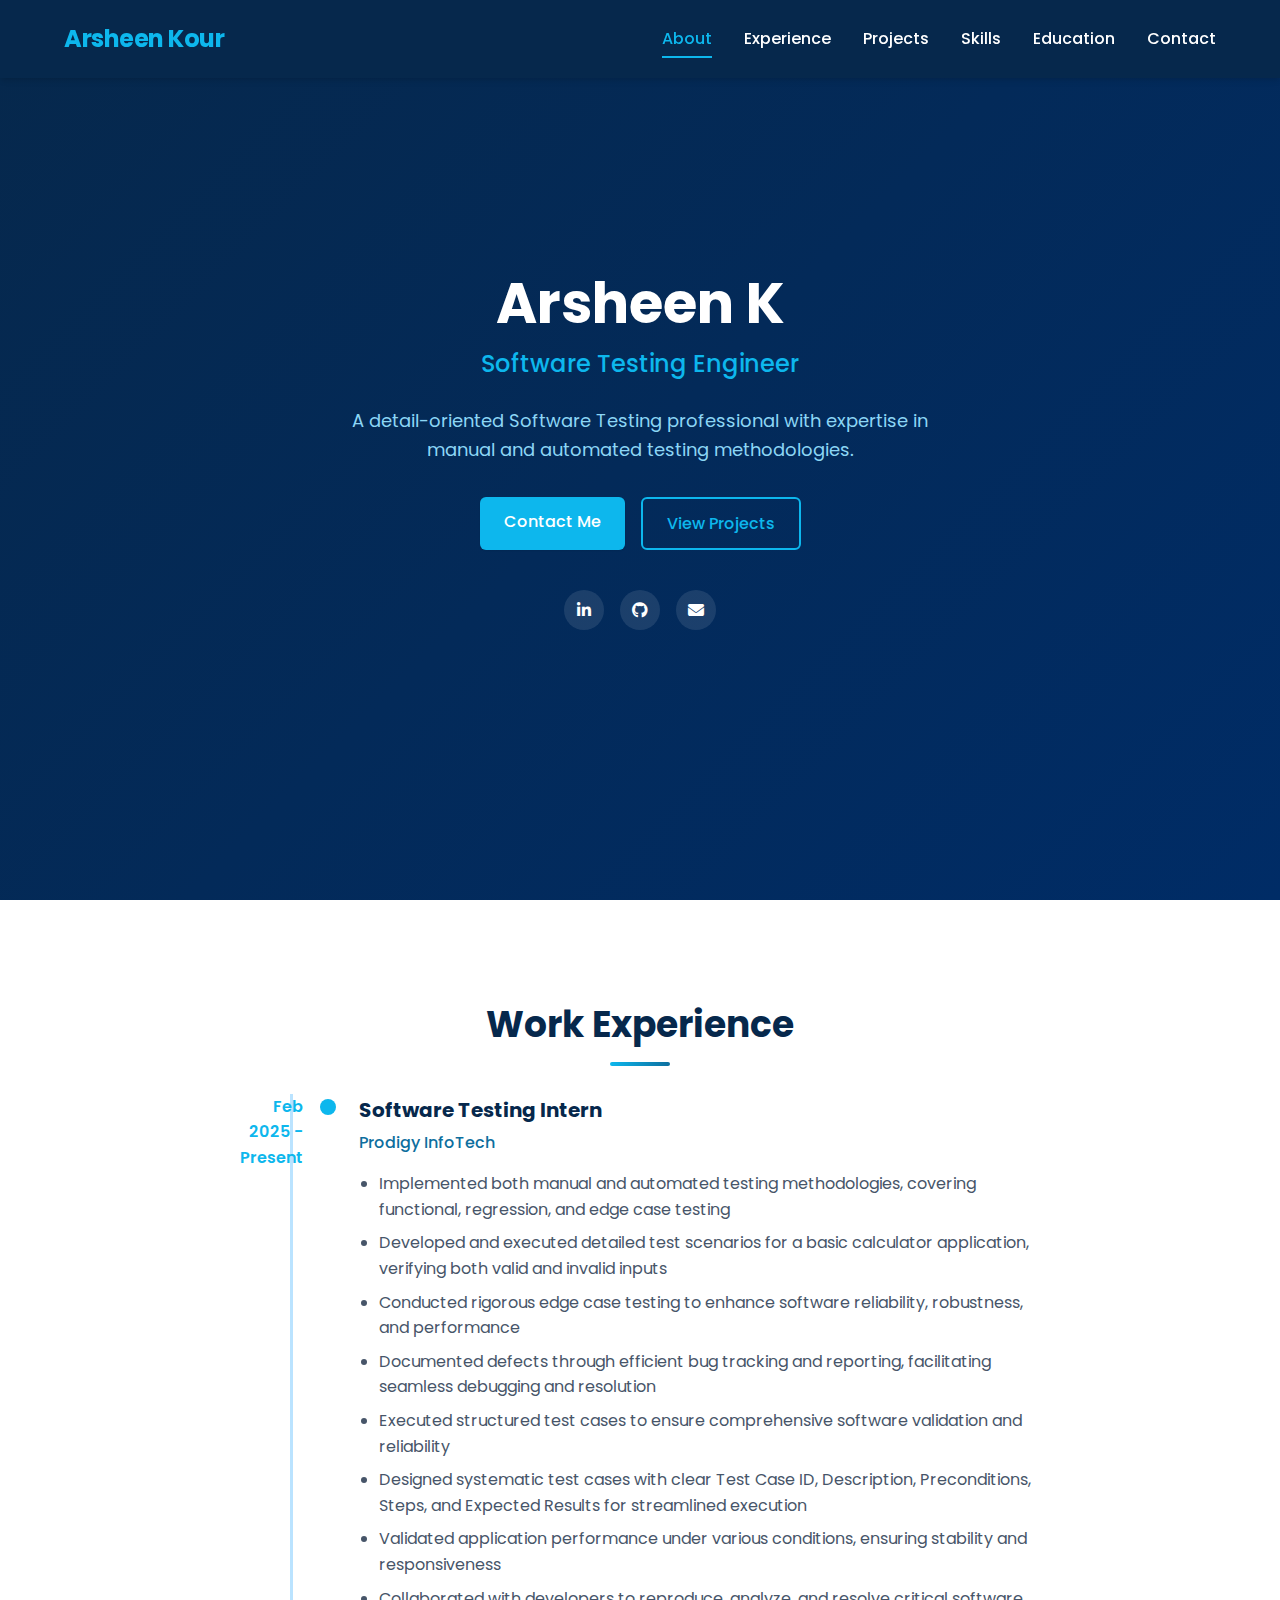
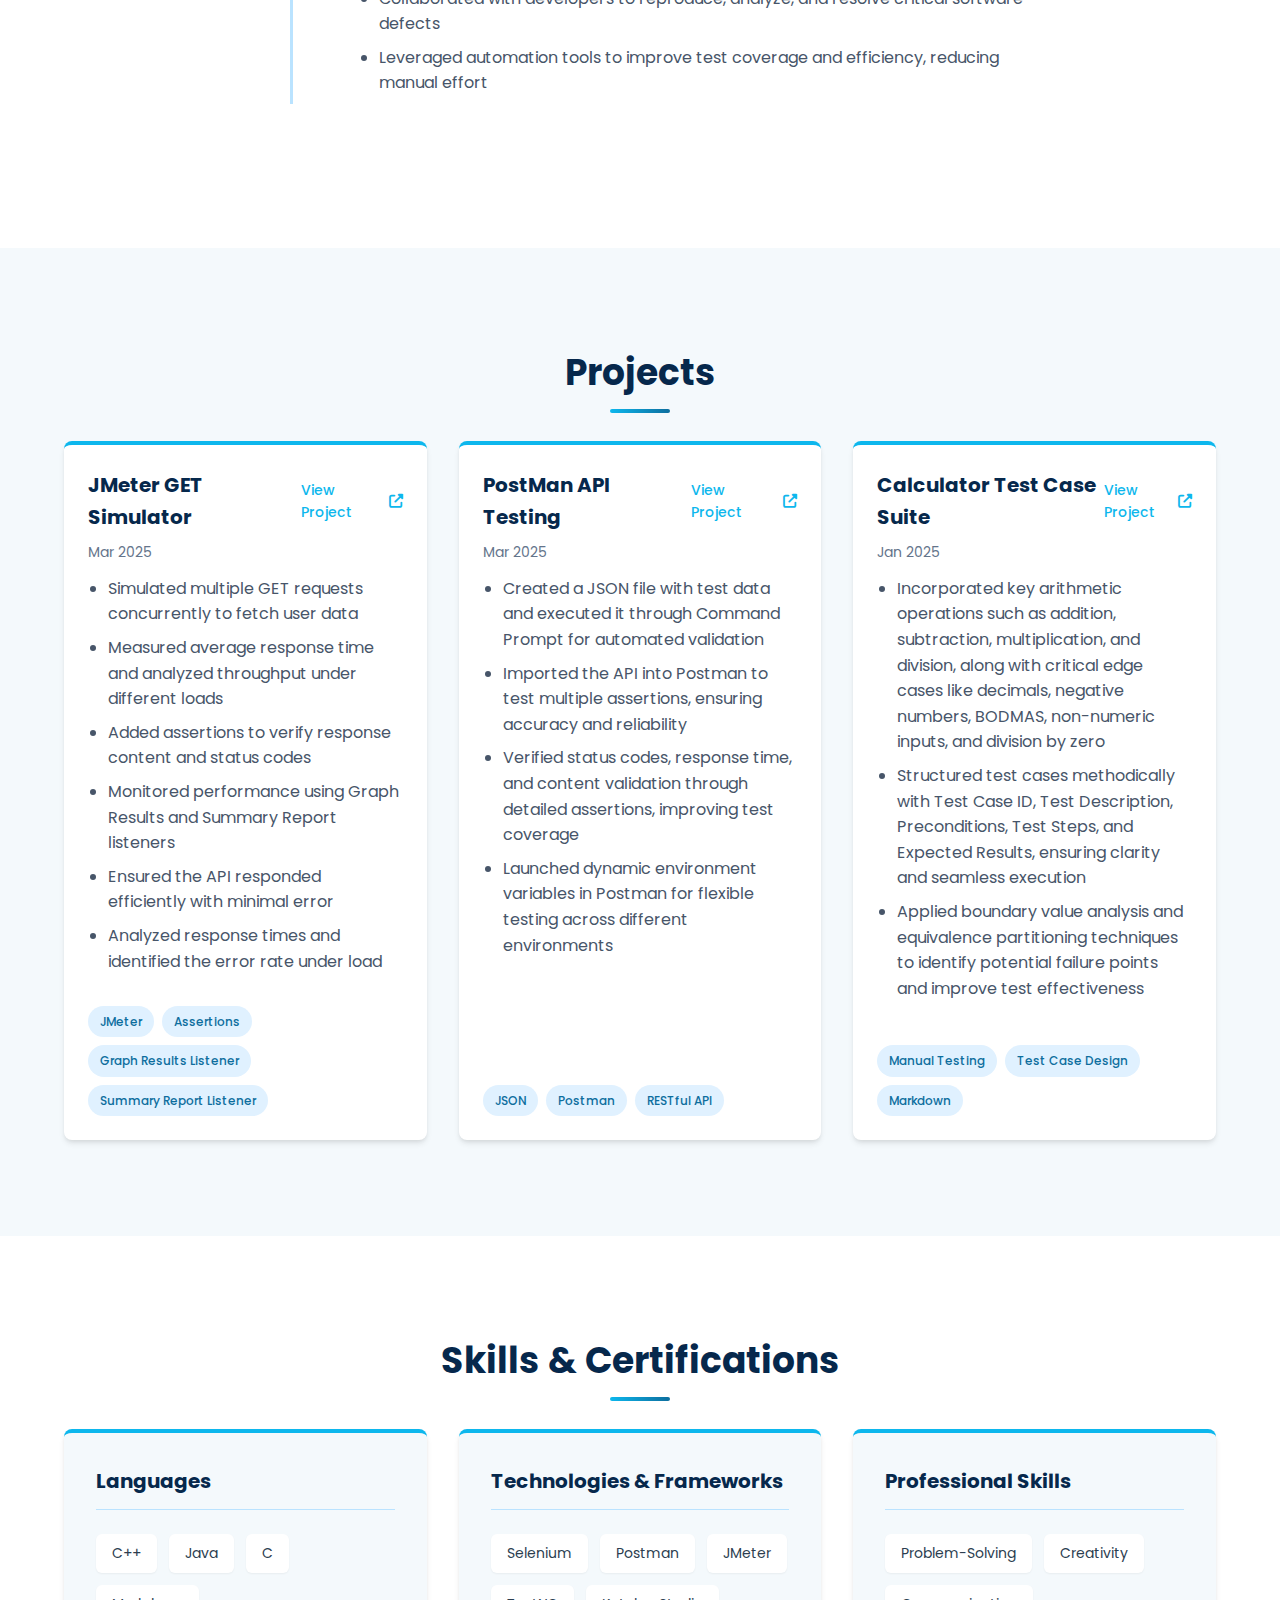
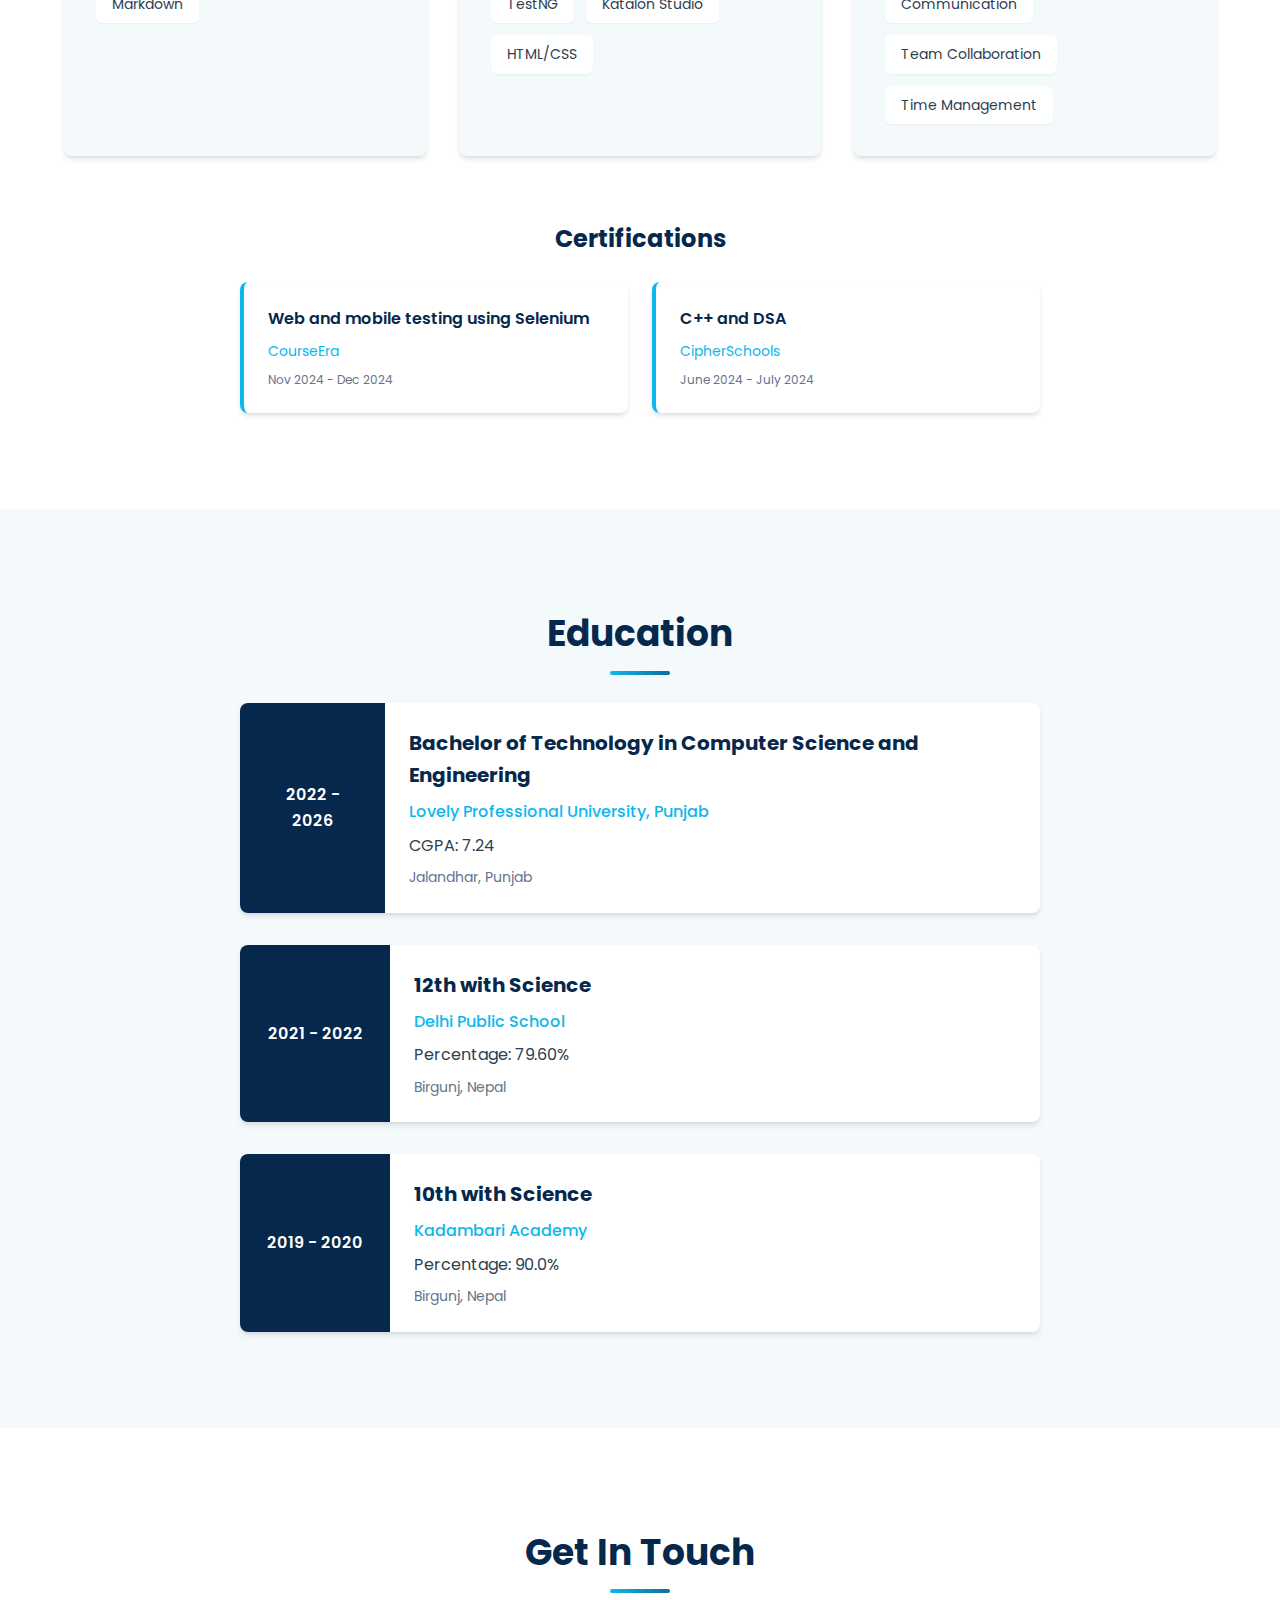
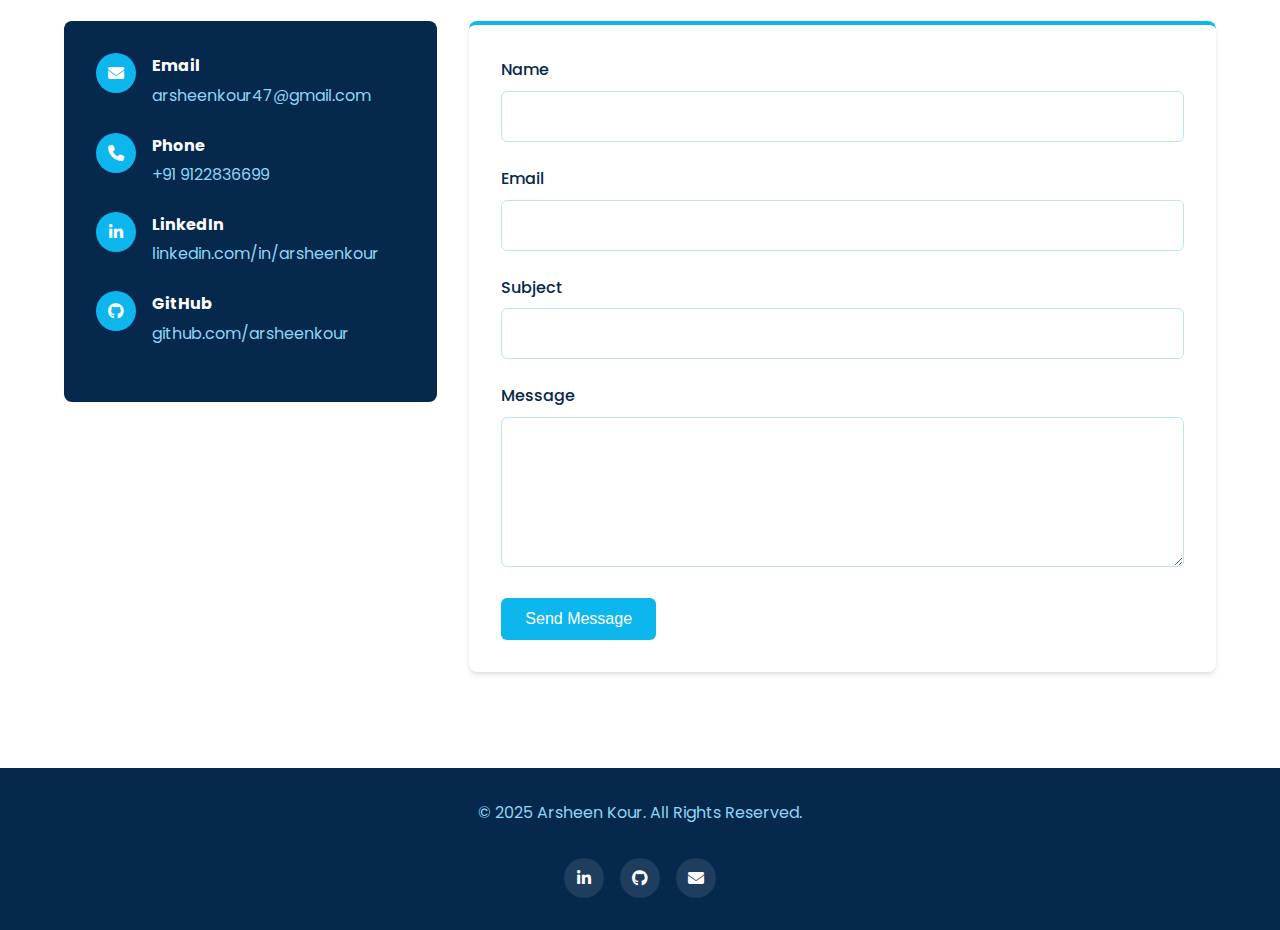
<file: index.html>
<!DOCTYPE html>
<html lang="en">
<head>
    <meta charset="UTF-8">
    <meta name="viewport" content="width=device-width, initial-scale=1.0">
    <title>Arsheen Kour | Software Testing Professional</title>
    <link rel="stylesheet" href="css/style.css">
    <link rel="stylesheet" href="https://cdnjs.cloudflare.com/ajax/libs/font-awesome/6.5.1/css/all.min.css">
    <link href="https://fonts.googleapis.com/css2?family=Poppins:wght@300;400;500;600;700&display=swap" rel="stylesheet">
    <meta name="description" content="Arsheen Kour - Software Testing Engineer specializing in manual and automated testing methodologies">
</head>
<body>
    <header>
        <div class="container">
            <nav>
                <div class="logo">Arsheen Kour</div>
                <ul class="nav-links">
                    <li><a href="#about">About</a></li>
                    <li><a href="#experience">Experience</a></li>
                    <li><a href="#projects">Projects</a></li>
                    <li><a href="#skills">Skills</a></li>
                    <li><a href="#education">Education</a></li>
                    <li><a href="#contact">Contact</a></li>
                </ul>
                <div class="burger" aria-expanded="false" aria-label="Toggle navigation">
                    <div class="line1"></div>
                    <div class="line2"></div>
                    <div class="line3"></div>
                </div>
            </nav>
        </div>
    </header>

    <section class="hero" id="about">
        <div class="container">
            <div class="hero-content">
                <h1>Arsheen Kour</h1>
                <h2>Software Testing Engineer</h2>
                <p>A detail-oriented Software Testing professional with expertise in manual and automated testing methodologies.</p>
                <div class="hero-cta">
                    <a href="#contact" class="btn primary-btn">Contact Me</a>
                    <a href="#projects" class="btn secondary-btn">View Projects</a>
                </div>
                <div class="social-links">
                    <a href="https://www.linkedin.com/in/arsheenkour/" target="_blank" aria-label="LinkedIn Profile"><i class="fab fa-linkedin-in"></i></a>
                    <a href="https://github.com/arsheenkour" target="_blank" aria-label="GitHub Profile"><i class="fab fa-github"></i></a>
                    <a href="mailto:arsheenkour47@gmail.com" aria-label="Email"><i class="fas fa-envelope"></i></a>
                </div>
            </div>
        </div>
    </section>

    <section class="experience" id="experience">
        <div class="container">
            <h2 class="section-title">Work Experience</h2>
            <div class="timeline">
                <div class="timeline-item">
                    <div class="timeline-date">Feb 2025 - Present</div>
                    <div class="timeline-content">
                        <h3>Software Testing Intern</h3>
                        <h4>Prodigy InfoTech</h4>
                        <ul>
                            <li>Implemented both manual and automated testing methodologies, covering functional, regression, and edge case testing</li>
                            <li>Developed and executed detailed test scenarios for a basic calculator application, verifying both valid and invalid inputs</li>
                            <li>Conducted rigorous edge case testing to enhance software reliability, robustness, and performance</li>
                            <li>Documented defects through efficient bug tracking and reporting, facilitating seamless debugging and resolution</li>
                            <li>Executed structured test cases to ensure comprehensive software validation and reliability</li>
                            <li>Designed systematic test cases with clear Test Case ID, Description, Preconditions, Steps, and Expected Results for streamlined execution</li>
                            <li>Validated application performance under various conditions, ensuring stability and responsiveness</li>
                            <li>Collaborated with developers to reproduce, analyze, and resolve critical software defects</li>
                            <li>Leveraged automation tools to improve test coverage and efficiency, reducing manual effort</li>
                        </ul>
                    </div>
                </div>
            </div>
        </div>
    </section>

    <section class="projects" id="projects">
        <div class="container">
            <h2 class="section-title">Projects</h2>
            <div class="projects-grid">
                <div class="project-card">
                    <div class="project-header">
                        <h3>JMeter GET Simulator</h3>
                        <div class="project-links">
                            <a href="#" class="project-link">View Project <i class="fas fa-external-link-alt"></i></a>
                        </div>
                    </div>
                    <div class="project-date">Mar 2025</div>
                    <div class="project-description">
                        <ul>
                            <li>Simulated multiple GET requests concurrently to fetch user data</li>
                            <li>Measured average response time and analyzed throughput under different loads</li>
                            <li>Added assertions to verify response content and status codes</li>
                            <li>Monitored performance using Graph Results and Summary Report listeners</li>
                            <li>Ensured the API responded efficiently with minimal error</li>
                            <li>Analyzed response times and identified the error rate under load</li>
                        </ul>
                    </div>
                    <div class="project-tech">
                        <span class="tech-tag">JMeter</span>
                        <span class="tech-tag">Assertions</span>
                        <span class="tech-tag">Graph Results Listener</span>
                        <span class="tech-tag">Summary Report Listener</span>
                    </div>
                </div>

                <div class="project-card">
                    <div class="project-header">
                        <h3>PostMan API Testing</h3>
                        <div class="project-links">
                            <a href="#" class="project-link">View Project <i class="fas fa-external-link-alt"></i></a>
                        </div>
                    </div>
                    <div class="project-date">Mar 2025</div>
                    <div class="project-description">
                        <ul>
                            <li>Created a JSON file with test data and executed it through Command Prompt for automated validation</li>
                            <li>Imported the API into Postman to test multiple assertions, ensuring accuracy and reliability</li>
                            <li>Verified status codes, response time, and content validation through detailed assertions, improving test coverage</li>
                            <li>Launched dynamic environment variables in Postman for flexible testing across different environments</li>
                        </ul>
                    </div>
                    <div class="project-tech">
                        <span class="tech-tag">JSON</span>
                        <span class="tech-tag">Postman</span>
                        <span class="tech-tag">RESTful API</span>
                    </div>
                </div>

                <div class="project-card">
                    <div class="project-header">
                        <h3>Calculator Test Case Suite</h3>
                        <div class="project-links">
                            <a href="#" class="project-link">View Project <i class="fas fa-external-link-alt"></i></a>
                        </div>
                    </div>
                    <div class="project-date">Jan 2025</div>
                    <div class="project-description">
                        <ul>
                            <li>Incorporated key arithmetic operations such as addition, subtraction, multiplication, and division, along with critical edge cases like decimals, negative numbers, BODMAS, non-numeric inputs, and division by zero</li>
                            <li>Structured test cases methodically with Test Case ID, Test Description, Preconditions, Test Steps, and Expected Results, ensuring clarity and seamless execution</li>
                            <li>Applied boundary value analysis and equivalence partitioning techniques to identify potential failure points and improve test effectiveness</li>
                        </ul>
                    </div>
                    <div class="project-tech">
                        <span class="tech-tag">Manual Testing</span>
                        <span class="tech-tag">Test Case Design</span>
                        <span class="tech-tag">Markdown</span>
                    </div>
                </div>
            </div>
        </div>
    </section>

    <section class="skills" id="skills">
        <div class="container">
            <h2 class="section-title">Skills & Certifications</h2>
            
            <div class="skills-container">
                <div class="skills-category">
                    <h3>Languages</h3>
                    <div class="skill-tags">
                        <span class="skill-tag">C++</span>
                        <span class="skill-tag">Java</span>
                        <span class="skill-tag">C</span>
                        <span class="skill-tag">Markdown</span>
                    </div>
                </div>

                <div class="skills-category">
                    <h3>Technologies & Frameworks</h3>
                    <div class="skill-tags">
                        <span class="skill-tag">Selenium</span>
                        <span class="skill-tag">Postman</span>
                        <span class="skill-tag">JMeter</span>
                        <span class="skill-tag">TestNG</span>
                        <span class="skill-tag">Katalon Studio</span>
                        <span class="skill-tag">HTML/CSS</span>
                    </div>
                </div>

                <div class="skills-category">
                    <h3>Professional Skills</h3>
                    <div class="skill-tags">
                        <span class="skill-tag">Problem-Solving</span>
                        <span class="skill-tag">Creativity</span>
                        <span class="skill-tag">Communication</span>
                        <span class="skill-tag">Team Collaboration</span>
                        <span class="skill-tag">Time Management</span>
                    </div>
                </div>
            </div>

            <div class="certifications">
                <h3>Certifications</h3>
                <div class="cert-container">
                    <div class="cert-item">
                        <div class="cert-name">Web and mobile testing using Selenium</div>
                        <div class="cert-issuer">CourseEra</div>
                        <div class="cert-date">Nov 2024 - Dec 2024</div>
                    </div>
                    <div class="cert-item">
                        <div class="cert-name">C++ and DSA</div>
                        <div class="cert-issuer">CipherSchools</div>
                        <div class="cert-date">June 2024 - July 2024</div>
                    </div>
                </div>
            </div>
        </div>
    </section>

    <section class="education" id="education">
        <div class="container">
            <h2 class="section-title">Education</h2>
            <div class="education-container">
                <div class="edu-item">
                    <div class="edu-year">2022 - 2026</div>
                    <div class="edu-content">
                        <h3>Bachelor of Technology in Computer Science and Engineering</h3>
                        <div class="edu-school">Lovely Professional University, Punjab</div>
                        <div class="edu-details">CGPA: 7.24</div>
                        <div class="edu-location">Jalandhar, Punjab</div>
                    </div>
                </div>
                <div class="edu-item">
                    <div class="edu-year">2021 - 2022</div>
                    <div class="edu-content">
                        <h3>12th with Science</h3>
                        <div class="edu-school">Delhi Public School</div>
                        <div class="edu-details">Percentage: 79.60%</div>
                        <div class="edu-location">Birgunj, Nepal</div>
                    </div>
                </div>
                <div class="edu-item">
                    <div class="edu-year">2019 - 2020</div>
                    <div class="edu-content">
                        <h3>10th with Science</h3>
                        <div class="edu-school">Kadambari Academy</div>
                        <div class="edu-details">Percentage: 90.0%</div>
                        <div class="edu-location">Birgunj, Nepal</div>
                    </div>
                </div>
            </div>
        </div>
    </section>

    <section class="contact" id="contact">
        <div class="container">
            <h2 class="section-title">Get In Touch</h2>
            <div class="contact-grid">
                <div class="contact-info">
                    <div class="contact-item">
                        <i class="fas fa-envelope"></i>
                        <div class="contact-details">
                            <h3>Email</h3>
                            <a href="mailto:arsheenkour47@gmail.com">arsheenkour47@gmail.com</a>
                        </div>
                    </div>
                    <div class="contact-item">
                        <i class="fas fa-phone"></i>
                        <div class="contact-details">
                            <h3>Phone</h3>
                            <a href="tel:+919122836699">+91 9122836699</a>
                        </div>
                    </div>
                    <div class="contact-item">
                        <i class="fab fa-linkedin-in"></i>
                        <div class="contact-details">
                            <h3>LinkedIn</h3>
                            <a href="https://www.linkedin.com/in/arsheenkour/" target="_blank">linkedin.com/in/arsheenkour</a>
                        </div>
                    </div>
                    <div class="contact-item">
                        <i class="fab fa-github"></i>
                        <div class="contact-details">
                            <h3>GitHub</h3>
                            <a href="https://github.com/arsheenkour" target="_blank">github.com/arsheenkour</a>
                        </div>
                    </div>
                </div>
                <div class="contact-form">
                    <form id="contactForm">
                        <div class="form-group">
                            <label for="name">Name</label>
                            <input type="text" id="name" name="name" required>
                        </div>
                        <div class="form-group">
                            <label for="email">Email</label>
                            <input type="email" id="email" name="email" required>
                        </div>
                        <div class="form-group">
                            <label for="subject">Subject</label>
                            <input type="text" id="subject" name="subject" required>
                        </div>
                        <div class="form-group">
                            <label for="message">Message</label>
                            <textarea id="message" name="message" rows="5" required></textarea>
                        </div>
                        <button type="submit" class="btn primary-btn">Send Message</button>
                    </form>
                </div>
            </div>
        </div>
    </section>

    <footer>
        <div class="container">
            <div class="footer-content">
                <p>&copy; 2025 Arsheen Kour. All Rights Reserved.</p>
                <div class="social-links">
                    <a href="https://www.linkedin.com/in/arsheenkour/" target="_blank" aria-label="LinkedIn"><i class="fab fa-linkedin-in"></i></a>
                    <a href="https://github.com/arsheenkour" target="_blank" aria-label="GitHub"><i class="fab fa-github"></i></a>
                    <a href="mailto:arsheenkour47@gmail.com" aria-label="Email"><i class="fas fa-envelope"></i></a>
                </div>
            </div>
        </div>
    </footer>

    <script src="js/script.js"></script>
</body>
</html>
</file>
<file: css/style.css>
/* Base Styles */
:root {
    --docker-blue: #0db7ed; /* Docker bright blue */
    --docker-dark-blue: #0d6e9e; /* Docker darker blue */
    --docker-deepest-blue: #002c66; /* Docker deepest blue */
    --docker-navy: #06284c; /* Docker navy blue */
    --docker-light-blue: #8cd6f5; /* Light blue shade */
    --docker-bg: #f4f9fc; /* Very light blue background */
    
    --primary-color: var(--docker-blue);
    --primary-dark: var(--docker-dark-blue);
    --secondary-color: var(--docker-navy);
    --accent-color: var(--docker-light-blue);
    --light-color: var(--docker-bg);
    --dark-color: var(--docker-deepest-blue);
    
    --text-color: #2c3e50;
    --text-light: #4b5563;
    --text-white: #ffffff;
    
    --blue-50: #f0f7ff;
    --blue-100: #e0f1ff;
    --blue-200: #bae3ff;
    --blue-300: #7cc6f3;
    --blue-400: #4aa9e9;
    --blue-500: var(--docker-blue);
    --blue-600: var(--docker-dark-blue);
    --blue-700: #085274;
    --blue-800: var(--docker-navy);
    --blue-900: var(--docker-deepest-blue);
    
    --slate-50: #f8fafc;
    --slate-100: #f1f5f9;
    --slate-200: #e2e8f0;
    --slate-300: #cbd5e1;
    --slate-400: #94a3b8;
    --slate-500: #64748b;
    --slate-600: #475569;
    --slate-700: #334155;
    --slate-800: #1e293b;
    --slate-900: #0f172a;
    
    --shadow-sm: 0 1px 2px rgba(0, 0, 0, 0.05);
    --shadow: 0 4px 6px -1px rgba(0, 0, 0, 0.1), 0 2px 4px -1px rgba(0, 0, 0, 0.06);
    --shadow-lg: 0 10px 15px -3px rgba(0, 0, 0, 0.1), 0 4px 6px -2px rgba(0, 0, 0, 0.05);
    --transition: all 0.3s ease;
}

* {
    margin: 0;
    padding: 0;
    box-sizing: border-box;
}

html {
    scroll-behavior: smooth;
    scroll-padding-top: 80px;
}

body {
    font-family: 'Poppins', sans-serif;
    line-height: 1.6;
    color: var(--text-color);
    background-color: var(--light-color);
}

a {
    text-decoration: none;
    color: var(--primary-color);
    transition: var(--transition);
}

a:hover {
    color: var(--primary-dark);
}

ul {
    list-style: none;
}

img {
    max-width: 100%;
    height: auto;
    display: block;
}

.container {
    max-width: 1200px;
    margin: 0 auto;
    padding: 0 1.5rem;
}

.section-title {
    font-size: 2.25rem;
    text-align: center;
    margin-bottom: 2.5rem;
    position: relative;
    color: var(--secondary-color);
    font-weight: 700;
}

.section-title::after {
    content: '';
    position: absolute;
    bottom: -0.75rem;
    left: 50%;
    transform: translateX(-50%);
    width: 60px;
    height: 4px;
    background-image: linear-gradient(to right, var(--docker-blue), var(--docker-dark-blue));
    border-radius: 2px;
}

.btn {
    display: inline-block;
    padding: 0.75rem 1.5rem;
    border-radius: 6px;
    font-weight: 500;
    cursor: pointer;
    transition: var(--transition);
    font-size: 1rem;
    border: none;
    text-align: center;
}

.primary-btn {
    background-color: var(--docker-blue);
    color: white;
    box-shadow: var(--shadow-sm);
}

.primary-btn:hover {
    background-color: var(--docker-dark-blue);
    color: white;
    box-shadow: var(--shadow);
    transform: translateY(-2px);
}

.secondary-btn {
    background-color: transparent;
    color: var(--docker-blue);
    border: 2px solid var(--docker-blue);
}

.secondary-btn:hover {
    background-color: var(--docker-blue);
    color: white;
    transform: translateY(-2px);
}

/* Header Styles */
header {
    position: fixed;
    width: 100%;
    top: 0;
    left: 0;
    z-index: 1000;
    background-color: var(--docker-navy);
    box-shadow: var(--shadow);
    transition: var(--transition);
}

nav {
    display: flex;
    justify-content: space-between;
    align-items: center;
    padding: 1.25rem 0;
}

.logo {
    font-size: 1.5rem;
    color: var(--docker-blue);
    font-weight: 700;
    letter-spacing: -0.5px;
}

.nav-links {
    display: flex;
    gap: 2rem;
}

.nav-links a {
    color: var(--text-white);
    font-weight: 500;
    position: relative;
    padding-bottom: 0.25rem;
}

.nav-links a:hover,
.nav-links a.active {
    color: var(--docker-blue);
}

.nav-links a::after {
    content: '';
    position: absolute;
    bottom: -4px;
    left: 0;
    width: 0;
    height: 2px;
    background-color: var(--docker-blue);
    transition: var(--transition);
}

.nav-links a:hover::after,
.nav-links a.active::after {
    width: 100%;
}

.burger {
    display: none;
    cursor: pointer;
}

.burger .line1,
.burger .line2,
.burger .line3 {
    width: 25px;
    height: 3px;
    background-color: var(--text-white);
    margin: 5px;
    transition: var(--transition);
}

/* Hero Section */
.hero {
    height: 100vh;
    display: flex;
    align-items: center;
    justify-content: center;
    background: linear-gradient(135deg, var(--docker-navy) 0%, var(--docker-deepest-blue) 100%);
    padding: 0 1.5rem;
    position: relative;
    text-align: center;
    color: var(--text-white);
}

.hero-content {
    max-width: 800px;
    animation: fadeInUp 1s ease;
}

.hero-image {
    margin-bottom: 2rem;
    display: flex;
    justify-content: center;
}

.profile-image {
    width: 180px;
    height: 180px;
    border-radius: 50%;
    object-fit: cover;
    border: 4px solid var(--docker-blue);
    box-shadow: 0 0 20px rgba(13, 183, 237, 0.3);
    transition: transform 0.5s ease, box-shadow 0.5s ease;
}

.profile-image:hover {
    transform: scale(1.05);
    box-shadow: 0 0 30px rgba(13, 183, 237, 0.5);
}

.hero h1 {
    font-size: 3.5rem;
    color: var(--text-white);
    margin-bottom: 0.5rem;
    font-weight: 700;
    line-height: 1.2;
}

.hero h2 {
    font-size: 1.5rem;
    color: var(--docker-blue);
    margin-bottom: 1.5rem;
    font-weight: 500;
}

.hero p {
    font-size: 1.125rem;
    color: var(--docker-light-blue);
    margin-bottom: 2rem;
    max-width: 600px;
    margin-left: auto;
    margin-right: auto;
}

.hero-cta {
    display: flex;
    justify-content: center;
    gap: 1rem;
    margin-bottom: 2.5rem;
}

.social-links {
    display: flex;
    justify-content: center;
    gap: 1rem;
}

.social-links a {
    display: flex;
    align-items: center;
    justify-content: center;
    width: 40px;
    height: 40px;
    border-radius: 50%;
    background-color: rgba(255, 255, 255, 0.1);
    color: var(--text-white);
    transition: var(--transition);
}

.social-links a:hover {
    background-color: var(--docker-blue);
    transform: translateY(-5px);
}

/* Experience Section */
.experience {
    padding: 6rem 0;
    background-color: white;
}

.timeline {
    max-width: 800px;
    margin: 0 auto;
    position: relative;
}

.timeline::before {
    content: '';
    position: absolute;
    height: 100%;
    width: 3px;
    background-color: var(--blue-200);
    left: 50px;
    top: 0;
}

.timeline-item {
    display: flex;
    margin-bottom: 3rem;
    position: relative;
}

.timeline-date {
    width: 120px;
    padding-right: 1.5rem;
    text-align: right;
    font-weight: 600;
    color: var(--docker-blue);
    position: relative;
}

.timeline-date::after {
    content: '';
    position: absolute;
    width: 16px;
    height: 16px;
    background-color: var(--docker-blue);
    border-radius: 50%;
    right: -8.5px;
    top: 5px;
    z-index: 1;
}

.timeline-content {
    padding-left: 2rem;
    flex-grow: 1;
}

.timeline-content h3 {
    font-size: 1.25rem;
    margin-bottom: 0.25rem;
    color: var(--docker-navy);
}

.timeline-content h4 {
    font-size: 1rem;
    font-weight: 500;
    margin-bottom: 1rem;
    color: var(--docker-dark-blue);
}

.timeline-content ul {
    margin-left: 1.25rem;
    color: var(--slate-600);
}

.timeline-content ul li {
    margin-bottom: 0.5rem;
    position: relative;
    list-style-type: disc;
}

/* Projects Section */
.projects {
    padding: 6rem 0;
    background-color: var(--docker-bg);
}

.projects-grid {
    display: grid;
    grid-template-columns: repeat(auto-fill, minmax(350px, 1fr));
    gap: 2rem;
}

.project-card {
    background-color: white;
    border-radius: 8px;
    overflow: hidden;
    box-shadow: var(--shadow);
    transition: var(--transition);
    display: flex;
    flex-direction: column;
    border-top: 4px solid var(--docker-blue);
}

.project-card:hover {
    transform: translateY(-10px);
    box-shadow: var(--shadow-lg);
}

.project-header {
    display: flex;
    justify-content: space-between;
    align-items: center;
    padding: 1.5rem 1.5rem 0.5rem;
}

.project-header h3 {
    font-size: 1.25rem;
    color: var(--docker-navy);
}

.project-links a {
    color: var(--docker-blue);
    font-size: 0.875rem;
    font-weight: 500;
    display: flex;
    align-items: center;
    gap: 0.25rem;
}

.project-date {
    color: var(--slate-500);
    font-size: 0.875rem;
    padding: 0 1.5rem 0.75rem;
}

.project-description {
    padding: 0 1.5rem 1.5rem;
    flex-grow: 1;
}

.project-description ul {
    margin-left: 1.25rem;
    color: var(--slate-600);
}

.project-description li {
    margin-bottom: 0.5rem;
    list-style-type: disc;
}

.project-tech {
    padding: 0 1.5rem 1.5rem;
    display: flex;
    flex-wrap: wrap;
    gap: 0.5rem;
}

.tech-tag {
    background-color: var(--blue-100);
    padding: 0.375rem 0.75rem;
    border-radius: 20px;
    font-size: 0.75rem;
    color: var(--docker-dark-blue);
    font-weight: 500;
    transition: var(--transition);
}

.tech-tag:hover {
    background-color: var(--docker-blue);
    color: white;
    transform: translateY(-2px);
}

/* Skills Section */
.skills {
    padding: 6rem 0;
    background-color: white;
}

.skills-container {
    display: grid;
    grid-template-columns: repeat(auto-fit, minmax(300px, 1fr));
    gap: 2rem;
    margin-bottom: 4rem;
}

.skills-category {
    background-color: var(--docker-bg);
    padding: 2rem;
    border-radius: 8px;
    box-shadow: var(--shadow);
    transition: var(--transition);
    border-top: 4px solid var(--docker-blue);
}

.skills-category:hover {
    transform: translateY(-5px);
    box-shadow: var(--shadow-lg);
}

.skills-category h3 {
    font-size: 1.25rem;
    margin-bottom: 1.5rem;
    color: var(--docker-navy);
    border-bottom: 1px solid var(--blue-200);
    padding-bottom: 0.75rem;
}

.skill-tags {
    display: flex;
    flex-wrap: wrap;
    gap: 0.75rem;
}

.skill-tag {
    background-color: white;
    padding: 0.5rem 1rem;
    border-radius: 6px;
    font-size: 0.875rem;
    color: var(--text-color);
    box-shadow: var(--shadow-sm);
    transition: var(--transition);
}

.skill-tag:hover {
    background-color: var(--docker-blue);
    color: white;
    transform: translateY(-3px);
}

.certifications {
    max-width: 800px;
    margin: 0 auto;
}

.certifications h3 {
    font-size: 1.5rem;
    color: var(--docker-navy);
    margin-bottom: 1.5rem;
    text-align: center;
}

.cert-container {
    display: grid;
    grid-template-columns: repeat(auto-fit, minmax(300px, 1fr));
    gap: 1.5rem;
}

.cert-item {
    background-color: white;
    border-radius: 8px;
    padding: 1.5rem;
    box-shadow: var(--shadow);
    border-left: 4px solid var(--docker-blue);
    transition: var(--transition);
}

.cert-item:hover {
    transform: translateY(-5px);
    box-shadow: var(--shadow-lg);
}

.cert-name {
    font-weight: 600;
    color: var(--docker-navy);
    margin-bottom: 0.5rem;
    font-size: 1rem;
}

.cert-issuer {
    color: var(--docker-blue);
    margin-bottom: 0.5rem;
    font-size: 0.875rem;
}

.cert-date {
    color: var(--slate-500);
    font-size: 0.75rem;
}

/* Education Section */
.education {
    padding: 6rem 0;
    background-color: var(--docker-bg);
}

.education-container {
    max-width: 800px;
    margin: 0 auto;
    display: flex;
    flex-direction: column;
    gap: 2rem;
}

.edu-item {
    display: flex;
    background-color: white;
    border-radius: 8px;
    overflow: hidden;
    box-shadow: var(--shadow);
    transition: var(--transition);
}

.edu-item:hover {
    transform: translateY(-5px);
    box-shadow: var(--shadow-lg);
}

.edu-year {
    width: 150px;
    background-color: var(--docker-navy);
    color: white;
    display: flex;
    align-items: center;
    justify-content: center;
    font-weight: 600;
    padding: 1.5rem;
    text-align: center;
}

.edu-content {
    padding: 1.5rem;
    flex-grow: 1;
}

.edu-content h3 {
    font-size: 1.25rem;
    color: var(--docker-navy);
    margin-bottom: 0.5rem;
}

.edu-school {
    color: var(--docker-blue);
    font-weight: 500;
    margin-bottom: 0.5rem;
}

.edu-details {
    color: var(--text-color);
    margin-bottom: 0.5rem;
}

.edu-location {
    color: var(--slate-500);
    font-size: 0.875rem;
}

/* Contact Section */
.contact {
    padding: 6rem 0;
    background-color: white;
}

.contact-grid {
    display: grid;
    grid-template-columns: 1fr 2fr;
    gap: 2rem;
}

.contact-info {
    background-color: var(--docker-navy);
    border-radius: 8px;
    padding: 2rem;
    height: fit-content;
    color: var(--text-white);
}

.contact-item {
    margin-bottom: 1.5rem;
    display: flex;
    gap: 1rem;
    align-items: flex-start;
}

.contact-item i {
    background-color: var(--docker-blue);
    color: white;
    width: 40px;
    height: 40px;
    border-radius: 50%;
    display: flex;
    align-items: center;
    justify-content: center;
    flex-shrink: 0;
}

.contact-details {
    flex-grow: 1;
}

.contact-details h3 {
    font-size: 1rem;
    color: var(--text-white);
    margin-bottom: 0.25rem;
}

.contact-details a {
    color: var(--docker-light-blue);
    transition: var(--transition);
}

.contact-details a:hover {
    color: white;
}

.contact-form {
    background-color: white;
    border-radius: 8px;
    padding: 2rem;
    box-shadow: var(--shadow);
    border-top: 4px solid var(--docker-blue);
}

.form-group {
    margin-bottom: 1.5rem;
}

.form-group label {
    display: block;
    margin-bottom: 0.5rem;
    color: var(--docker-navy);
    font-weight: 500;
}

.form-group input,
.form-group textarea {
    width: 100%;
    padding: 0.75rem 1rem;
    border: 1px solid var(--blue-200);
    border-radius: 6px;
    font-family: inherit;
    font-size: 1rem;
    transition: var(--transition);
}

.form-group input:focus,
.form-group textarea:focus {
    outline: none;
    border-color: var(--docker-blue);
    box-shadow: 0 0 0 3px rgba(13, 183, 237, 0.1);
}

.form-group textarea {
    height: 150px;
    resize: vertical;
}

/* Form Alert */
.form-alert {
    padding: 0.75rem 1rem;
    border-radius: 6px;
    margin-bottom: 1.5rem;
    font-size: 0.875rem;
}

.form-alert.success {
    background-color: rgba(16, 185, 129, 0.1);
    color: #065f46;
    border: 1px solid rgba(16, 185, 129, 0.2);
}

.form-alert.error {
    background-color: rgba(239, 68, 68, 0.1);
    color: #b91c1c;
    border: 1px solid rgba(239, 68, 68, 0.2);
}

/* Footer */
footer {
    background-color: var(--docker-navy);
    color: white;
    padding: 2rem 0;
    text-align: center;
}

.footer-content {
    display: flex;
    flex-direction: column;
    align-items: center;
}

.footer-content p {
    color: var(--docker-light-blue);
    margin-bottom: 1rem;
}

.footer-content .social-links {
    margin-top: 1rem;
}

.footer-content .social-links a {
    background-color: rgba(255, 255, 255, 0.1);
    color: white;
}

.footer-content .social-links a:hover {
    background-color: var(--docker-blue);
}

/* Animations */
@keyframes fadeInUp {
    from {
        opacity: 0;
        transform: translateY(30px);
    }
    to {
        opacity: 1;
        transform: translateY(0);
    }
}

@keyframes fadeIn {
    from {
        opacity: 0;
    }
    to {
        opacity: 1;
    }
}

/* Burger Animation for Mobile */
.burger.active .line1 {
    transform: rotate(-45deg) translate(-5px, 6px);
}

.burger.active .line2 {
    opacity: 0;
}

.burger.active .line3 {
    transform: rotate(45deg) translate(-5px, -6px);
}

/* Scrolled Header State */
header.scrolled {
    padding: 0.5rem 0;
    background-color: var(--docker-navy);
    box-shadow: var(--shadow-lg);
}

/* Responsive Styles */
@media screen and (max-width: 992px) {
    .contact-grid {
        grid-template-columns: 1fr;
    }
    
    .projects-grid {
        grid-template-columns: repeat(auto-fill, minmax(300px, 1fr));
    }
}

@media screen and (max-width: 768px) {
    .section-title {
        font-size: 2rem;
    }
    
    .hero h1 {
        font-size: 2.5rem;
    }
    
    .hero h2 {
        font-size: 1.25rem;
    }
    
    .hero-cta {
        flex-direction: column;
    }
    
    .burger {
        display: block;
    }
    
    .nav-links {
        position: absolute;
        top: 70px;
        right: 0;
        width: 100%;
        background-color: var(--docker-navy);
        flex-direction: column;
        align-items: center;
        padding: 2rem 0;
        box-shadow: var(--shadow);
        clip-path: circle(0 at 100% 0);
        transition: all 0.5s ease-out;
        opacity: 0;
        pointer-events: none;
    }
    
    .nav-links.active {
        clip-path: circle(150% at 100% 0);
        opacity: 1;
        pointer-events: all;
    }
    
    .nav-links li {
        margin: 1rem 0;
    }
    
    .edu-item {
        flex-direction: column;
    }
    
    .edu-year {
        width: 100%;
        padding: 1rem;
    }
    
    .timeline::before {
        left: 20px;
    }
    
    .timeline-date {
        width: auto;
        text-align: left;
        padding-left: 40px;
        padding-right: 0;
    }
    
    .timeline-date::after {
        left: 16px;
        right: auto;
    }
    
    .timeline-content {
        padding-left: 40px;
    }
}

@media screen and (max-width: 576px) {
    .hero h1 {
        font-size: 2rem;
    }
    
    .hero h2 {
        font-size: 1.1rem;
    }
    
    .skills-container {
        grid-template-columns: 1fr;
    }
    
    .cert-container {
        grid-template-columns: 1fr;
    }
    
    .profile-image {
        width: 150px;
        height: 150px;
    }
}
</file>
